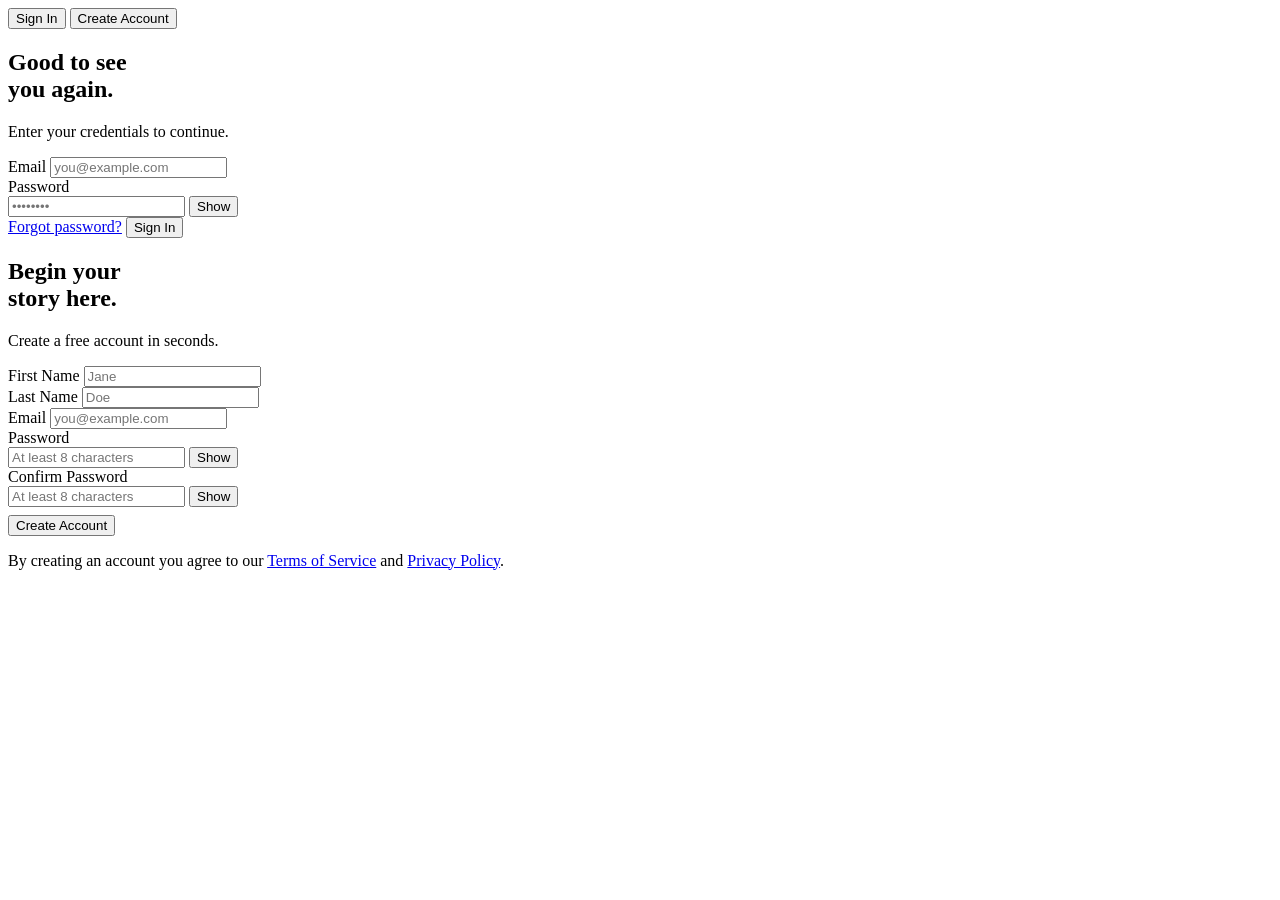
<file: day9/index.html>
<!DOCTYPE html>
<html lang="en">
<head>
<meta charset="UTF-8">
<meta name="viewport" content="width=device-width, initial-scale=1.0">
<title>Sign In</title>
<link href="https://fonts.googleapis.com/css2?family=Playfair+Display:ital,wght@0,400;0,700;1,400&family=DM+Sans:wght@300;400;500&display=swap" rel="stylesheet">

<!-- <link rel="stylesheet" href="style.css"> -->


</head>
<body>


<!-- RIGHT PANEL -->
<div class="right-panel">
  
  <div class="form-card">

    <!-- Tabs -->
    <div class="tabs" role="tablist">
      <button class="tab-btn active" role="tab" onclick="switchTab('login', this)">Sign In</button>
      <button class="tab-btn" role="tab" onclick="switchTab('signup', this)">Create Account</button>
    </div>

    <!-- LOGIN -->
    <div class="form-pane active" id="login">
      <h2 class="form-heading">Good to see<br>you again.</h2>
      <p class="form-subheading">Enter your credentials to continue.</p>

      <div class="field">
        <label for="login-email">Email</label>
        <input type="email" id="login-email" placeholder="you@example.com" autocomplete="email">
        <small class="error" id="error-login-email"></small>
      </div>

      <div class="field">
        <label for="login-pw">Password</label>
        <div class="password-wrapper">
          <input type="password" id="login-pw" placeholder="••••••••" autocomplete="current-password">
          <button class="toggle-pw" type="button" onclick="togglePw('login-pw', this)">Show</button>
                  <small class="error" id="error-login-pw"></small>
        </div>


      </div>

      <a href="#" class="forgot">Forgot password?</a>

      <button class="submit-btn" type="button" onclick="handleLogin()">Sign In </button>

    </div>

    <!-- SIGNUP -->
    <div class="form-pane" id="signup">
      <h2 class="form-heading">Begin your<br>story here.</h2>
      <p class="form-subheading">Create a free account in seconds.</p>

      <div class="row-2">
        <div class="field">
          <label for="name">First Name</label>
          <input type="text" id="name" placeholder="Jane" autocomplete="given-name" >
          <small class="error" id="error-name"></small>
        </div>
        <div class="field">
          <label for="last-name">Last Name</label>
          <input type="text" id="last-name" placeholder="Doe" autocomplete="family-name" >
            <small class="error" id="error-last-name"></small>
        </div>
      </div>

      <div class="field">
        <label for="signup-email">Email</label>
        <small class="error" id="error-signup-email"></small>
        <input type="email" id="signup-email" placeholder="you@example.com" autocomplete="email" >
      </div>

      <div class="field">
        <label for="signup-pw">Password</label>
        <div class="password-wrapper">
          <input type="password" id="signup-pw" placeholder="At least 8 characters" autocomplete="new-password" >
          <button class="toggle-pw" type="button" onclick="togglePw('signup-pw', this)">Show</button>
            <small class="error" id="error-signup-pw"></small>
        </div>

        <div class="field">
        <label for="signup-pw"> Confirm Password</label>
        <div class="password-wrapper">
          <input type="password" id="signup-pw" placeholder="At least 8 characters" autocomplete="new-password" >
          <button class="toggle-pw" type="button" onclick="togglePw('signup-pw', this)">Show</button>
            <small class="error" id="error-signup-pw"></small>
        </div>
      </div>

      <button class="submit-btn" type="button" style="margin-top: 0.5rem;" onclick="handleSignup()">Create Account</button>

 

      <p class="terms">By creating an account you agree to our <a href="#">Terms of Service</a> and <a href="#">Privacy Policy</a>.</p>
    </div>

  </div>
</div>

    <script src="script.js"></script>

</body>
</html>
</file>
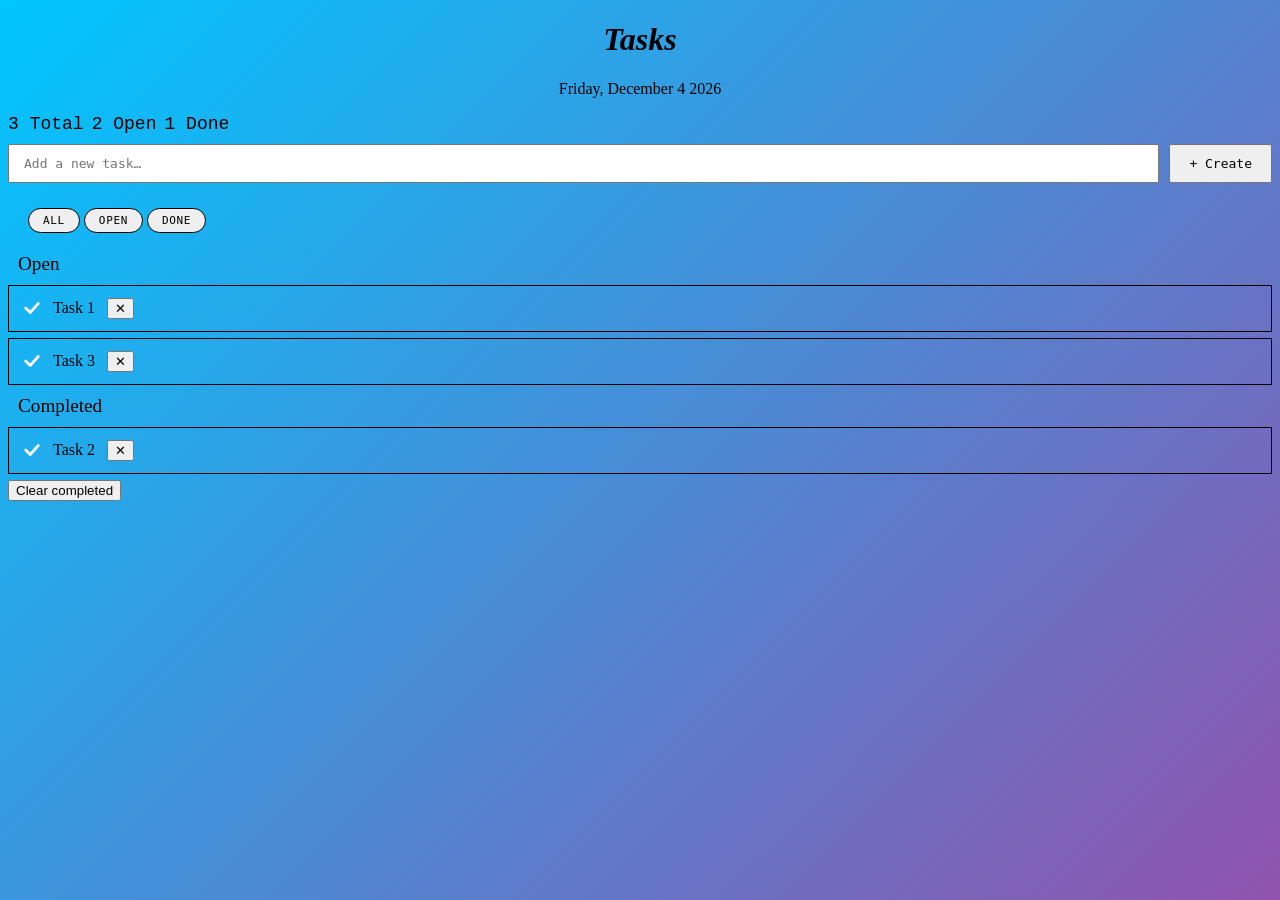
<file: ToDo/index.html>
<!DOCTYPE html>
<html lang="en">
<head>
  <meta charset="UTF-8" />
  <meta name="viewport" content="width=device-width, initial-scale=1.0" />
  <title>ToDo WebApp</title>

<link rel="stylesheet" href="style.css">
</head>
<body>

  <div class="app">

    <header class="header">
      <h1><em> Tasks </em></h1>
      <p class="date-line" id="dateline">Thursday, April 10 2026 </p>
    </header>

    <section class="stats-row">
      <div class="stat">
        <span class="stat-num" id="stat-total"> 3 </span>
        <span class="stat-label">Total</span>
      </div>

      <div class="stat">
        <span class="stat-num" id="stat-open"> 2 </span>
        <span class="stat-label">Open</span>
      </div>

      <div class="stat">
        <span class="stat-num" id="stat-done"> 1 </span>
        <span class="stat-label">Done</span>
      </div>
    </section>

    <div class="input-row">
      <input type="text" class="task-input" id="task-input" placeholder="Add a new task…" maxlength="120" />      
      <button class="add-btn" id="add-btn">+ Create</button>
    </div>

    <div class="filter-row">
      <button class="filter-btn active" >All</button>
      <button class="filter-btn" >Open</button>
      <button class="filter-btn" >Done</button>
    </div>

    <main id="tasks-container">

      <p class="section-label">Open</p>

      <div class="task-item" id="task-1">
        <div class="check-box" data-id="1" role="checkbox" tabindex="0"> </div>
        <span class="task-text"> Task 1 </span>
        <button class="del-btn" data-id="1" > X </button>
      </div>

      <div class="task-item" id="task-2">
        <div class="check-box" data-id="2" role="checkbox" aria-checked="false" tabindex="0"></div>
        <span class="task-text"> Task 2 </span>
        <button class="del-btn" data-id="2" > X </button>
      </div>

      <p class="section-label">completed</p>

      <div class="task-item done" id="task-3">
        <div class="check-box checked" data-id="3" role="checkbox" tabindex="0"></div>
        <span class="task-text">Task 3 </span>
        <button class="del-btn" data-id="3"> X </button>
      </div>

    </main>

    <div class="progress-bar-wrap">
      <div class="progress-bar-fill" id="progress-fill" style="width: 33%;"></div>
    </div>

    <button class="clear-btn" id="clear-done">Clear completed</button>

  </div>

  <script src="script.js"></script>
</body>
</html>
</file>
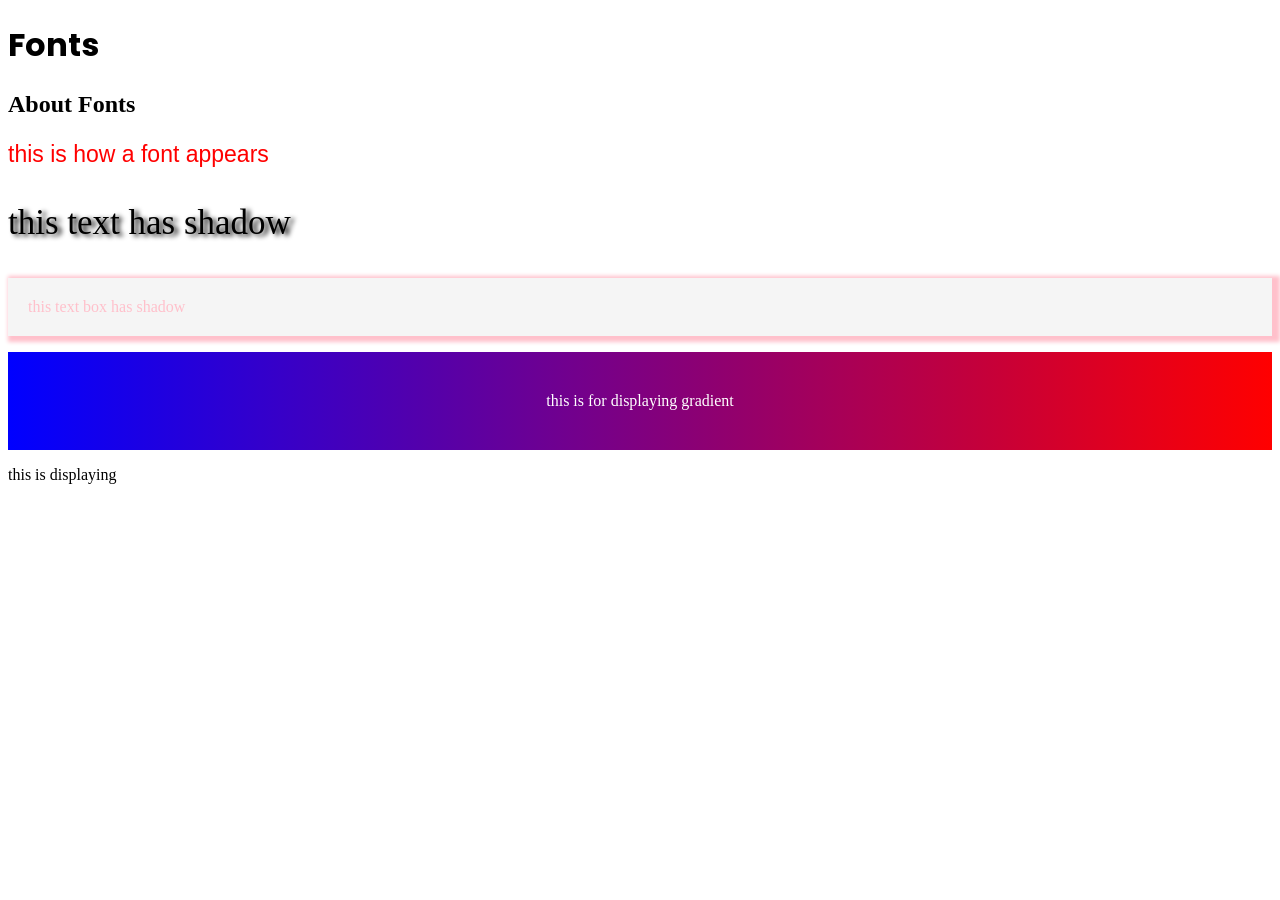
<file: day2/cssday2.html>
<!DOCTYPE html>
<html lang="en">

<head>
    <meta charset="UTF-8">
    <meta name="viewport" content="width=device-width, initial-scale=1.0">
    <title>Document</title>

    <link rel="stylesheet" href="fonts.css">
</head>

<body>


    <div>
        <h1>Fonts</h1>
        <h2>about fonts</h2>
        <p class="color">this is how a font appears</p>
    </div>

    <div>
        <p class="shadow">this text has shadow </p>
        <p class="shadow-box">this text box has shadow</p>
    </div>

    <div class="gradient">
        this is for displaying gradient 
    </div>

    <div>
        <p class="margin">this is displaying</p>
    </div>
</body>

</html>
</file>
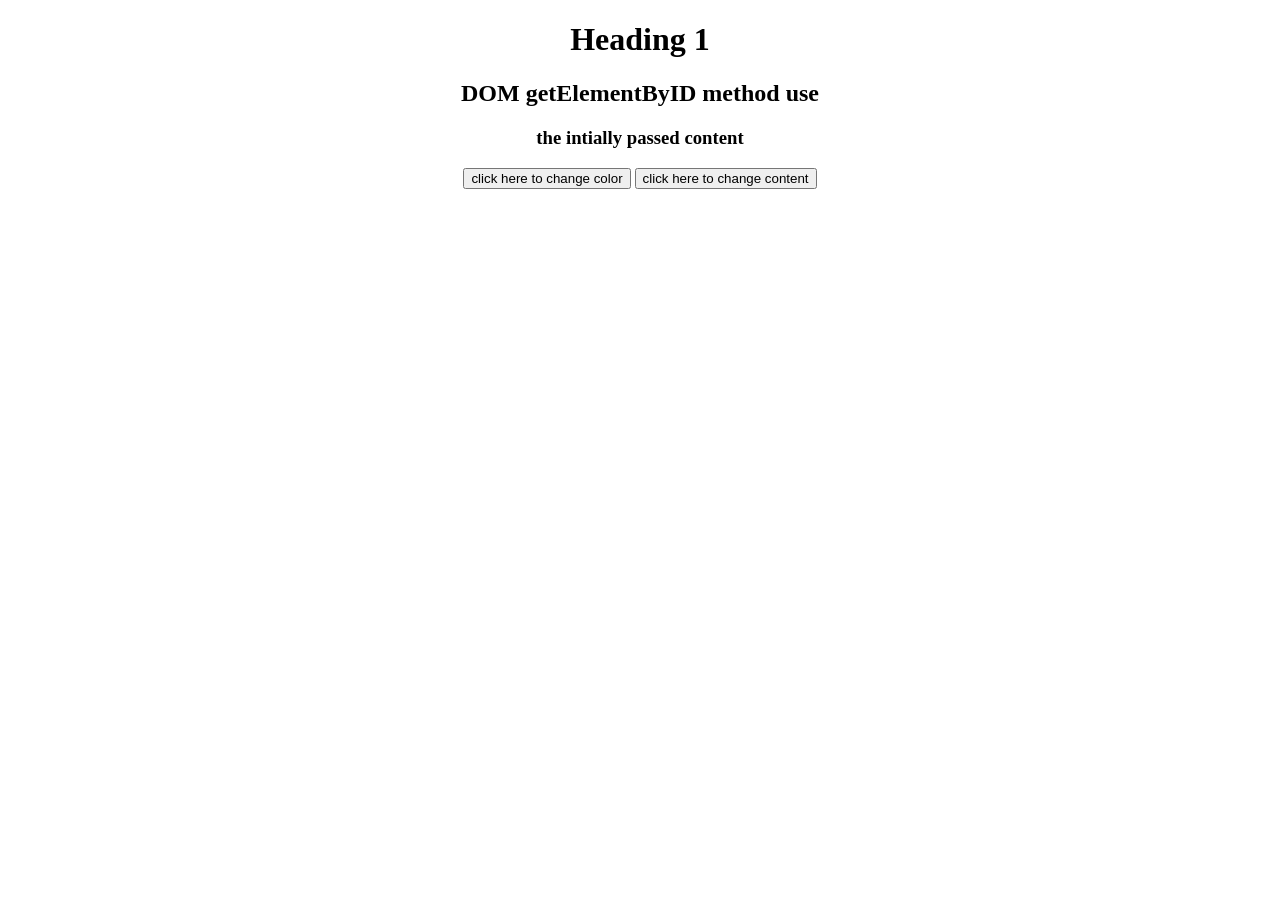
<file: day5/DOMops.html>
<!DOCTYPE html>
<html lang="en">

<head>
    <meta charset="UTF-8">
    <meta name="viewport" content="width=device-width, initial-scale=1.0">

    <title>DOM getElementByID() method</title>


    <script>

        function geeks() {

            var demo = document.getElementById("geeks");
            demo.style.color = "green";


        }
        function content(){

            var demo = document.getElementById("content");
            demo.innerHTML = "Welcome to the Webpage";
        }
    </script>
</head>

<body style="text-align: center;">

    <h1 id="geeks"> Heading 1</h1>
    <h2> DOM getElementByID method use</h2>
    <h3 id="content">the intially passed content</h3>

    <input type="button" onclick="geeks()" value="click here to change color">
    <input type="button" onclick="content()" value="click here to change content">




</body>

</html>
</file>
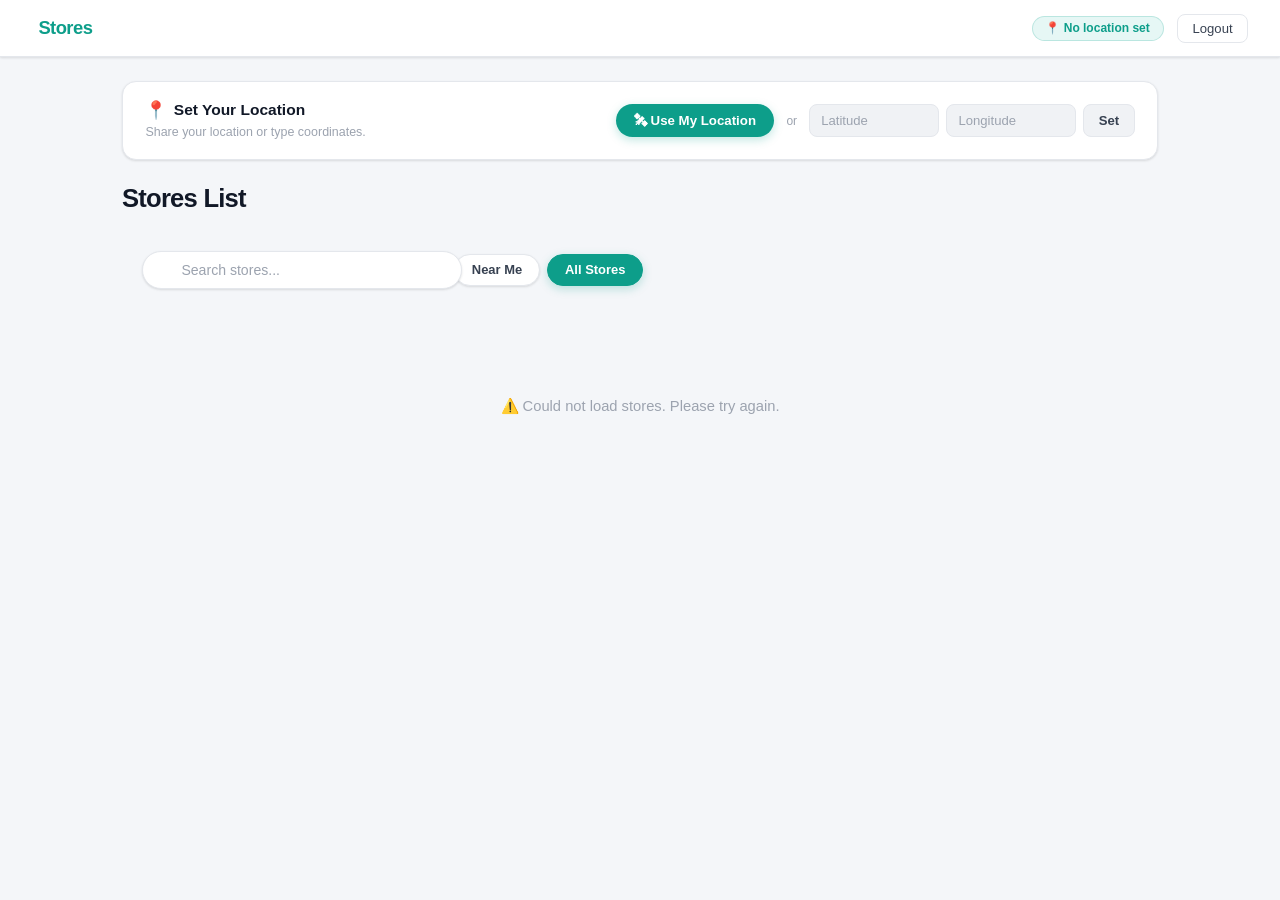
<file: day5/login-redirect.html>
<!DOCTYPE html>
<html lang="en">

<head>
    <meta charset="UTF-8">
    <meta name="viewport" content="width=device-width, initial-scale=1.0">
    <title>Stores </title>
    <link rel="stylesheet" href="login-redirectpg.css">
</head>

<body>

    <header class="top-bar">
        <div class="brand">
            <span class="brand-icon"></span> Stores
        </div>
        <div class="header-actions">
            <div class="location-tag" id="locationTag">📍 No location set</div>
            <button class="logout-btn" onclick="logout()">Logout</button>
        </div>
    </header>

    <main class="main-content">

        <!-- ── Location Panel ── -->
        <div id="locationPanel" class="location-panel">
            <div class="lp-left">
                <div class="lp-title">
                    <span class="lp-icon">📍</span>
                    <span>Set Your Location</span>
                </div>
                <p class="lp-desc">Share your location or type coordinates.</p>
            </div>

            <div class="lp-right">
                <button id="useGPSBtn" class="btn-gps">
                    🛰 Use My Location
                </button>

                <div class="lp-divider">or</div>

                <div class="lp-coords">
                    <input type="number" id="manualLat" class="coord-input" placeholder="Latitude" step="any">
                    <input type="number" id="manualLng" class="coord-input" placeholder="Longitude" step="any">
                    <button id="confirmManualBtn" class="btn-confirm">Set</button>
                </div>
            </div>
        </div>

        <!-- ── Page Heading ── -->
        <div class="page-title">
            <h1 id="pageTitle">Stores List </h1>
            <p id="storeCount" class="subtitle"></p>
        </div>


        <div class="filter-row">
            <div class="search-wrap">
                <input id="searchBox" class="search-bar" type="text" placeholder="Search stores...">
            </div>

            <div class="filter-pills">
                <button class="pill" id="pillNear" onclick="setMode('near')">Near Me</button>
                <button class="pill active" id="pillAll" onclick="setMode('all')">All Stores</button>
            </div>


        </div>


        <div id="storeList" class="store-grid"></div>

    </main>

    <script src="login-redirectfnc.js"></script>
</body>

</html>
</file>
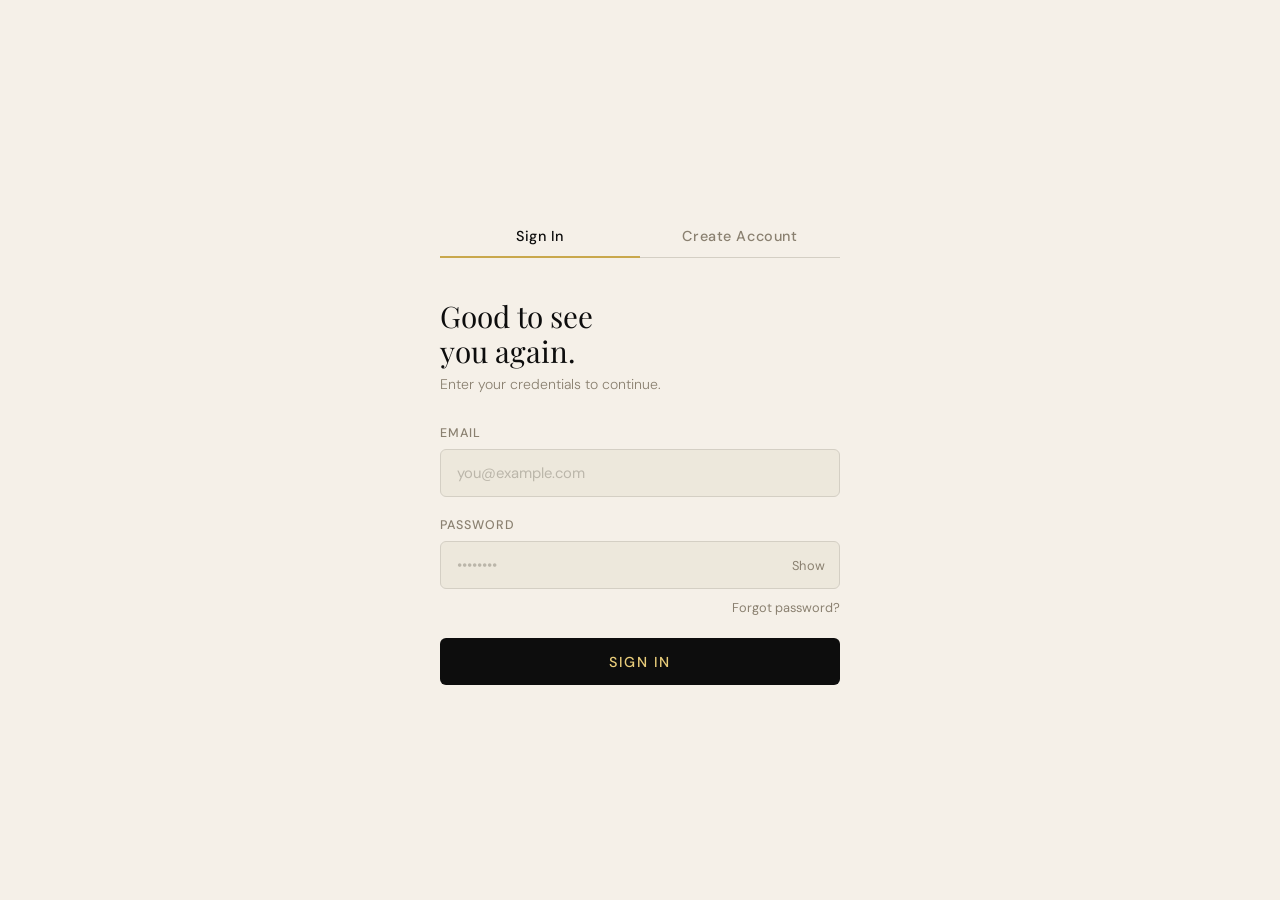
<file: day5/login-signup.html>
<!DOCTYPE html>
<html lang="en">
<head>
<meta charset="UTF-8">
<meta name="viewport" content="width=device-width, initial-scale=1.0">
<title>Sign In</title>
<link href="https://fonts.googleapis.com/css2?family=Playfair+Display:ital,wght@0,400;0,700;1,400&family=DM+Sans:wght@300;400;500&display=swap" rel="stylesheet">
<link rel="stylesheet" href="loginpagedesign.css">
<script src="login-js.2.js" defer></script>
</head>
<body>

<div class="right-panel">
  <div class="form-card">

    <!-- Tabs -->
    <div class="tabs" role="tablist">
      <button class="tab-btn active" role="tab" onclick="switchTab('login', this)">Sign In</button>
      <button class="tab-btn"        role="tab" onclick="switchTab('signup', this)">Create Account</button>
    </div>

    <!-- ── LOGIN ── -->
    <div class="form-pane active" id="login">
      <h2 class="form-heading">Good to see<br>you again.</h2>
      <p class="form-subheading">Enter your credentials to continue.</p>

      <div class="field">
        <label for="login-email">Email</label>
        <input type="email" id="login-email" placeholder="you@example.com" autocomplete="email">
        <small class="error" id="error-login-email"></small>
      </div>

      <div class="field">
        <label for="login-pw">Password</label>
        <div class="password-wrapper">
          <input type="password" id="login-pw" placeholder="••••••••" autocomplete="current-password">
          <button class="toggle-pw" type="button" onclick="togglePw('login-pw', this)">Show</button>
        </div>
        <small class="error" id="error-login-pw"></small>
      </div>

      <a href="#" class="forgot">Forgot password?</a>

      <button class="submit-btn" type="button" onclick="handleLogin()">Sign In</button>
    </div>

    <!-- ── SIGNUP STEP 1: Details ── -->
    <div class="form-pane" id="signup">
      <h2 class="form-heading">Begin your<br>story here.</h2>
      <p class="form-subheading">Create a free account in seconds.</p>

      <div class="field">
        <label for="name">Full Name</label>
        <input type="text" id="name" placeholder="Jane Doe" autocomplete="name">
        <small class="error" id="error-name"></small>
      </div>

      <div class="field">
        <label for="phone">Phone Number</label>
        <input type="tel" id="phone" placeholder="+91 98765 43210" autocomplete="tel">
        <small class="error" id="error-phone"></small>
      </div>

      <div class="field">
        <label for="signup-email">Email</label>
        <input type="email" id="signup-email" placeholder="you@example.com" autocomplete="email">
        <small class="error" id="error-signup-email"></small>
      </div>

      <div class="field">
        <label for="signup-pw">Password</label>
        <div class="password-wrapper">
          <input type="password" id="signup-pw" placeholder="At least 8 characters" autocomplete="new-password">
          <button class="toggle-pw" type="button" onclick="togglePw('signup-pw', this)">Show</button>
        </div>
        <small class="error" id="error-signup-pw"></small>
      </div>

      <div class="flex items-center space-x-2 mb-7">
        <input class="w-4 h-4 accent-[#FF0050] rounded" type="checkbox" id="accept-tc">
        <span class="text-sm text-gray-600">
          I agree with all 
          <a class="logo-color hover:underline" href="/terms-of-services" data-discover="true">
            Terms &amp; Conditions</a> 
            &amp;
             <a class="logo-color hover:underline" href="/privacy-policy" data-discover="true">Privacy Policy</a>
        </span>
      </div>
      <small class="error" id="error-accept-tc" style="display:block; margin-top:-0.75rem; margin-bottom:0.75rem;"></small>

      <button class="submit-btn" type="button" style="margin-top: 0.5rem;" onclick="handleSignup()">Continue</button>

      <p class="terms">By creating an account you agree to our <a href="#">Terms of Service</a> and <a href="#">Privacy Policy</a>.</p>
    </div>

    
    <div class="form-pane" id="otp-verify">
      <h2 class="form-heading">Check your<br>inbox.</h2>
      <p class="form-subheading">
        We sent a 6-digit code to
        <strong id="otp-email-label" style="color: var(--ink); font-weight: 500;"></strong>
      </p>

      <div class="field" style="margin-top: 0.5rem;">
        <label>Verification Code</label>
        <div class="otp-row" id="otp-row">
          <input class="otp-input" maxlength="1" type="text" inputmode="numeric" autocomplete="one-time-code">
          <input class="otp-input" maxlength="1" type="text" inputmode="numeric">
          <input class="otp-input" maxlength="1" type="text" inputmode="numeric">
          <input class="otp-input" maxlength="1" type="text" inputmode="numeric">
          <input class="otp-input" maxlength="1" type="text" inputmode="numeric">
          <input class="otp-input" maxlength="1" type="text" inputmode="numeric">
        </div>
        <small class="error" id="error-otp"></small>
      </div>

      <div class="resend-row">
        Didn't receive it?
        <span class="resend-link" id="resend-link" onclick="resendOtp()">Resend code</span>
        <span id="resend-timer" style="display: none; color: var(--muted); font-size: 0.8rem;"></span>
      </div>

      <button class="submit-btn" type="button" style="margin-top: 1.25rem;" onclick="verifyOtpAndRegister()">
        Verify &amp; Create Account
      </button>

      <button type="button"
        onclick="switchTab('signup', document.querySelectorAll('.tab-btn')[1])"
        style="width:100%; margin-top:0.75rem; background:none; border:none;
               font-family:'DM Sans',sans-serif; font-size:0.85rem;
               color:var(--muted); cursor:pointer; letter-spacing:0.03em;">
        ← Back to details
      </button>
    </div>

  </div>
</div>

</body>
</html>
</file>
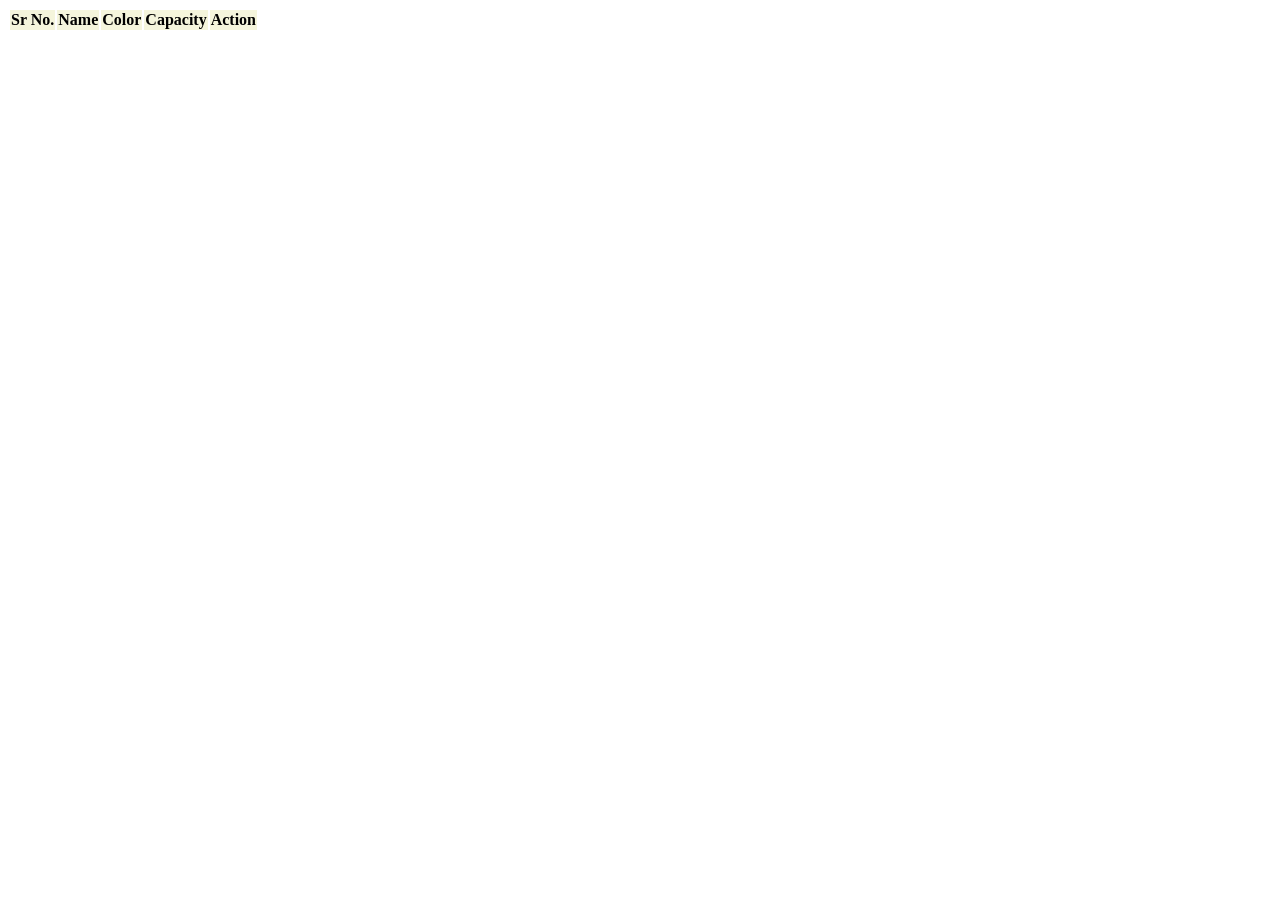
<file: day7/table.html>
<!DOCTYPE html>
<html lang="en">

<head>
    <meta charset="UTF-8">
    <meta name="viewport" content="width=device-width, initial-scale=1.0">
    <title>Table and API</title>
    <link rel="stylesheet" href="table.css">
</head>

<body>


    <div>
        <table id="tabledesign">

            <tr class="rowdesign">
                <th> Sr No.</th>
                <th>Name </th>
                <th>Color </th>
                <th>Capacity </th>
                <th>Action </th>
            </tr>
    </div>
   
    </table>

    <script src="buttonfunc.js"></script>


</body>

</html>
</file>
<file: day9/style.css>
:root {
    --ink: #0d0d0d;
    --paper: #f5f0e8;
    --cream: #ede8dc;
    --gold: #c9a84c;
    --gold-light: #e8cc7a;
    --muted: #8a8070;
    --border: #d4cfc4;
    --error: #c0392b;
  }
 
  *, *::before, *::after { box-sizing: border-box; margin: 0; padding: 0; }
 
  body {
    font-family: 'DM Sans', sans-serif;
    background: var(--paper);
    color: var(--ink);
    min-height: 100vh;
    display: flex;
    align-items: center;
    justify-content: center;
    overflow: hidden;
  }
 
  
 
  /* ── RIGHT PANEL ── */
  .right-panel {
    display: flex;
    align-items: center;
    justify-content: center;
    padding: 3rem 2rem;
    width: 100%;
  }
 
  .right-panel::before { display: none; }
 
  .form-card {
    width: 100%;
    max-width: 400px;
  }
 
  /* ── TABS ── */
  .tabs {
    display: flex;
    gap: 0;
    margin-bottom: 2.5rem;
    border-bottom: 1px solid var(--border);
  }
 
  .tab-btn {
    flex: 1;
    background: none;
    border: none;
    padding: 0.75rem 0;
    font-family: 'DM Sans', sans-serif;
    font-size: 0.9rem;
    font-weight: 500;
    color: var(--muted);
    cursor: pointer;
    position: relative;
    transition: color 0.25s;
    letter-spacing: 0.04em;
  }
 
  .tab-btn.active { color: var(--ink); }
 
  .tab-btn.active::after {
    content: '';
    position: absolute;
    bottom: -1px; left: 0;
    width: 100%; height: 2px;
    background: var(--gold);
    animation: slideIn 0.3s ease;
  }
 
  @keyframes slideIn {
    from { transform: scaleX(0); }
    to   { transform: scaleX(1); }
  }
 
  /* ── FORMS ── */
  .form-pane { display: none; animation: fadeUp 0.35s ease; }
  .form-pane.active { display: block; }
 
  @keyframes fadeUp {
    from { opacity: 0; transform: translateY(10px); }
    to   { opacity: 1; transform: translateY(0); }
  }
 
  .form-heading {
    font-family: 'Playfair Display', serif;
    font-size: 1.85rem;
    font-weight: 400;
    margin-bottom: 0.4rem;
    line-height: 1.2;
  }
 
  .form-subheading {
    font-size: 0.875rem;
    color: var(--muted);
    margin-bottom: 2rem;
    font-weight: 300;
  }
 
  .field {
    margin-bottom: 1.25rem;
    position: relative;
  }
 
  label {
    display: block;
    font-size: 0.78rem;
    font-weight: 500;
    letter-spacing: 0.08em;
    text-transform: uppercase;
    color: var(--muted);
    margin-bottom: 0.5rem;
  }
 
  input[type="text"],
  input[type="email"],
  input[type="password"] {
    width: 100%;
    padding: 0.8rem 1rem;
    border: 1px solid var(--border);
    background: var(--cream);
    font-family: 'DM Sans', sans-serif;
    font-size: 0.925rem;
    color: var(--ink);
    border-radius: 6px;
    outline: none;
    transition: border-color 0.2s, box-shadow 0.2s, background 0.2s;
  }
 
  input:focus {
    border-color: var(--gold);
    background: #fff;
    box-shadow: 0 0 0 3px rgba(201,168,76,0.12);
  }
 
  input::placeholder { color: #bbb6aa; }
 
  .password-wrapper { position: relative; }
 
  .toggle-pw {
    position: absolute;
    right: 0.9rem;
    top: 50%;
    transform: translateY(-50%);
    background: none;
    border: none;
    cursor: pointer;
    color: var(--muted);
    font-size: 0.8rem;
    letter-spacing: 0.04em;
    font-family: 'DM Sans', sans-serif;
    transition: color 0.2s;
  }
 
  .toggle-pw:hover { color: var(--ink); }
 
  .row-2 {
    display: grid;
    grid-template-columns: 1fr 1fr;
    gap: 0.9rem;
  }
 
  .forgot {
    display: block;
    text-align: right;
    font-size: 0.8rem;
    color: var(--muted);
    text-decoration: none;
    margin-top: -0.6rem;
    margin-bottom: 1.4rem;
    transition: color 0.2s;
  }
 
  .forgot:hover { color: var(--gold); }
 
  .submit-btn {
    width: 100%;
    padding: 0.9rem;
    background: var(--ink);
    color: var(--gold-light);
    border: none;
    border-radius: 6px;
    font-family: 'DM Sans', sans-serif;
    font-size: 0.9rem;
    font-weight: 500;
    letter-spacing: 0.1em;
    text-transform: uppercase;
    cursor: pointer;
    transition: background 0.2s, transform 0.15s, box-shadow 0.2s;
    position: relative;
    overflow: hidden;
  }
 
  .submit-btn::after {
    content: '';
    position: absolute;
    inset: 0;
    background: linear-gradient(135deg, rgba(201,168,76,0.12), transparent 60%);
    opacity: 0;
    transition: opacity 0.2s;
  }
 
  .submit-btn:hover {
    background: #1a1a1a;
    transform: translateY(-1px);
    box-shadow: 0 6px 20px rgba(0,0,0,0.18);
  }
 
  .submit-btn:hover::after { opacity: 1; }
  .submit-btn:active { transform: translateY(0); }
 
  .divider {
    display: flex;
    align-items: center;
    gap: 1rem;
    margin: 1.5rem 0;
    color: var(--border);
    font-size: 0.78rem;
    letter-spacing: 0.06em;
    color: var(--muted);
  }
 
  .divider::before,
  .divider::after {
    content: '';
    flex: 1;
    height: 1px;
    background: var(--border);
  }
 
  .social-btn {
    width: 100%;
    padding: 0.8rem;
    background: transparent;
    border: 1px solid var(--border);
    border-radius: 6px;
    font-family: 'DM Sans', sans-serif;
    font-size: 0.875rem;
    font-weight: 400;
    color: var(--ink);
    cursor: pointer;
    display: flex;
    align-items: center;
    justify-content: center;
    gap: 0.65rem;
    transition: background 0.2s, border-color 0.2s;
  }
 
  .social-btn:hover {
    background: var(--cream);
    border-color: #c0bbb0;
  }
 
  .social-icon { width: 18px; height: 18px; }
 
  .terms {
    margin-top: 1.2rem;
    font-size: 0.78rem;
    color: var(--muted);
    line-height: 1.6;
    text-align: center;
    font-weight: 300;
  }
 
  .terms a { color: var(--gold); text-decoration: none; }
  .terms a:hover { text-decoration: underline; }
 
  /* ── RESPONSIVE ── */
  @media (max-width: 768px) {
    body { grid-template-columns: 1fr; }
    .left-panel { display: none; }
    .right-panel { padding: 2.5rem 1.75rem; }
    .right-panel::before { display: none; }
  }
</file>
<file: ToDo/style.css>
body{

    background-color:plum;    
  /* background: linear-gradient(135deg, #667eea, #764ba2); */
    background: linear-gradient(-45deg, #ff6a00, #ee0979, #00c6ff);
  background-size: 400% 400%;
  animation: gradientMove 8s ease infinite;
}



.header{

    color: black;
    text-align: center;
    
}

.input-row {

    display: flex;
    gap: 10px;
    margin-bottom: 15px;
}

.task-input {
      flex: 1;
      min-width: 0;
      padding: 10px 14px;
      font-size: 13px;
      font-family: 'DM Mono', monospace;
      color: var(--text);
    }

.stats-row {

      font-family: 'Courier New', Courier, monospace;
      font-size: large;
      display: flex;
      gap: 8px;
      margin-bottom: 10px;
    }

.add-btn {
     
      padding: 10px 18px;
      font-size: 13px;
      font-family: 'DM Mono', monospace;
      cursor: pointer;
      font-weight: 500;
      white-space: nowrap;
    }

.section-label{

    font-size:larger;
    margin: 10px;
}
 
div.filter-row {
    padding: 10px;
    margin: 10px;    
}


.filter-btn {
      border: 0.5px solid;
      border-radius: 100px;
      padding: 5px 14px;
      font-size: 11px;
      font-family: 'DM Mono', monospace;
      cursor: pointer;
      text-transform: uppercase;
      letter-spacing: 0.06em;
    }


.task-item {
      display: flex;
      align-items: center;
      gap: 12px;
      border: 0.5px solid black;
      border-radius: var(--radius-md);
      padding: 12px 14px;
      margin-bottom: 6px;
      transition: all 0.18s;
}

div.check-box {
    color: black;
      width: 18px;
      height: 18px;
      border: 1.5px solid var(--border-hover);
      border-radius: 4px;
      cursor: pointer;
      flex-shrink: 0;
      display: flex;
      align-items: center;
      justify-content: center;
      transition: all 0.15s;
      background: var(--bg);
}
</file>
<file: day2/fonts.css>
@import url('https://fonts.googleapis.com/css2?family=Poppins:ital,wght@0,100;0,200;0,300;0,400;0,500;0,600;0,700;0,800;0,900;1,100;1,200;1,300;1,400;1,500;1,600;1,700;1,800;1,900&display=swap');

h1{

    font-family: 'Poppins', sans-serif;
}

h2{

    text-transform: capitalize;
}
p.color{

       font-family: 'Franklin Gothic Medium', 'Arial Narrow', Arial, sans-serif;
    font-size: 23px;
    color: red;
    font-weight: 500;
}

.shadow{

    font-size: 35px;
    text-shadow: 4px 2px 5px;
    color: black;

}

.shadow-box{

    box-shadow: 4px 2px 4px 4px ;
    padding: 20px;
    color: pink;
    background-color: whitesmoke;
}

.gradient{

    background: linear-gradient(to left, red, blue
    );
    padding: 40px;
    color: white;
    text-align: center;
}
p.margin{

    margin top: : 40px;
    margin 
}
</file>
<file: day5/login-redirectpg.css>
.search-bar{
    --spacing: .25rem;
    box-sizing: border-box;
    border: 20px;
    margin: 20px;
    padding: 15px;
    color: inherit;
    /* width: 100%; */
    height: 100%;
    border-color: black;
    background-color: beige;

    }

    @import url('https://fonts.googleapis.com/css2?family=Plus+Jakarta+Sans:wght@400;500;600;700;800&display=swap');

*, *::before, *::after { box-sizing: border-box; margin: 0; padding: 0; }

:root {
    --bg:           #f4f6f9;
    --surface:      #ffffff;
    --surface2:     #f0f2f5;
    --border:       #e4e7ec;
    --accent:       #0d9e8a;
    --accent-hover: #0b8878;
    --accent-light: #e6f7f5;
    --text:         #111827;
    --text-mid:     #374151;
    --text-muted:   #9ca3af;
    --open-color:   #059669;
    --closed-color: #dc2626;
    --shadow-sm:    0 1px 3px rgba(0,0,0,.07), 0 1px 2px rgba(0,0,0,.05);
    --shadow-md:    0 4px 16px rgba(0,0,0,.09);
    --radius:       14px;
    --font:         'Plus Jakarta Sans', sans-serif;
    --img-w:        200px;
}

body {
    background: var(--bg);
    color: var(--text);
    font-family: var(--font);
    min-height: 100vh;
}

.hidden { display: none !important; }

/* ── TOP BAR ── */
.top-bar {
    background: var(--surface);
    border-bottom: 1px solid var(--border);
    padding: .85rem 2rem;
    display: flex;
    align-items: center;
    justify-content: space-between;
    position: sticky;
    top: 0;
    z-index: 100;
    box-shadow: var(--shadow-sm);
}

.brand {
    display: flex;
    align-items: center;
    gap: .4rem;
    font-size: 1.15rem;
    font-weight: 800;
    color: var(--accent);
    letter-spacing: -.03em;
}

.brand-icon { font-size: 1.3rem; }

.header-actions { display: flex; align-items: center; gap: .85rem; }

.location-tag {
    background: var(--accent-light);
    border: 1px solid rgba(13,158,138,.2);
    color: var(--accent);
    border-radius: 999px;
    padding: .28rem .8rem;
    font-size: .75rem;
    font-weight: 600;
    max-width: 220px;
    white-space: nowrap;
    overflow: hidden;
    text-overflow: ellipsis;
}

.logout-btn {
    background: transparent;
    border: 1px solid var(--border);
    color: var(--text-mid);
    padding: .38rem .9rem;
    border-radius: 8px;
    font-family: var(--font);
    font-size: .82rem;
    font-weight: 500;
    cursor: pointer;
    transition: all .2s;
}
.logout-btn:hover { border-color: var(--closed-color); color: var(--closed-color); }

/* ── MAIN ── */
.main-content {
    padding: 1.5rem 2rem 3rem;
    max-width: 1100px;
    margin: 0 auto;
    width: 100%;
}

/* ── LOCATION PANEL (inline, no overlay) ── */
.location-panel {
    background: var(--surface);
    border: 1px solid var(--border);
    border-radius: var(--radius);
    padding: 1.1rem 1.4rem;
    display: flex;
    align-items: center;
    gap: 1.5rem;
    margin-bottom: 1.5rem;
    box-shadow: var(--shadow-sm);
    flex-wrap: wrap;
    animation: cardIn .3s ease both;
}

.lp-left { flex: 1; min-width: 180px; }

.lp-title {
    display: flex;
    align-items: center;
    gap: .4rem;
    font-size: .97rem;
    font-weight: 700;
    color: var(--text);
    margin-bottom: .2rem;
}

.lp-icon { font-size: 1.1rem; }

.lp-desc {
    font-size: .78rem;
    color: var(--text-muted);
    line-height: 1.4;
}

.lp-right {
    display: flex;
    align-items: center;
    gap: .75rem;
    flex-wrap: wrap;
}

.btn-gps {
    background: var(--accent);
    color: #fff;
    border: none;
    border-radius: 999px;
    padding: .55rem 1.15rem;
    font-family: var(--font);
    font-size: .83rem;
    font-weight: 700;
    cursor: pointer;
    white-space: nowrap;
    transition: background .18s, box-shadow .18s, transform .15s;
    box-shadow: 0 3px 10px rgba(13,158,138,.25);
}
.btn-gps:hover { background: var(--accent-hover); transform: translateY(-1px); }
.btn-gps:disabled { opacity: .6; pointer-events: none; }

.lp-divider {
    font-size: .75rem;
    color: var(--text-muted);
    font-weight: 500;
}

.lp-coords {
    display: flex;
    align-items: center;
    gap: .45rem;
}

.coord-input {
    width: 130px;
    background: var(--surface2);
    border: 1px solid var(--border);
    border-radius: 8px;
    color: var(--text);
    font-family: var(--font);
    font-size: .82rem;
    padding: .5rem .7rem;
    outline: none;
    transition: border-color .2s;
}
.coord-input:focus { border-color: var(--accent); }
.coord-input::placeholder { color: var(--text-muted); }

.btn-confirm {
    background: var(--surface2);
    border: 1px solid var(--border);
    color: var(--text-mid);
    border-radius: 8px;
    padding: .5rem .9rem;
    font-family: var(--font);
    font-size: .82rem;
    font-weight: 600;
    cursor: pointer;
    white-space: nowrap;
    transition: all .18s;
}
.btn-confirm:hover { border-color: var(--accent); color: var(--accent); }

/* location panel — set state (compact after location is confirmed) */
.location-panel.location-set {
    background: var(--accent-light);
    border-color: rgba(13,158,138,.25);
}

/* ── PAGE TITLE ── */
.page-title { margin-bottom: 1.1rem; }

.page-title h1 {
    font-size: 1.6rem;
    font-weight: 800;
    color: var(--text);
    letter-spacing: -.03em;
}

.subtitle { color: var(--text-muted); font-size: .82rem; margin-top: .2rem; }

/* ── FILTER ROW ── */
.filter-row {
    display: flex;
    align-items: center;
    gap: .75rem;
    flex-wrap: wrap;
    margin-bottom: 1.5rem;
}

.search-wrap {
    position: relative;
    flex: 1;
    min-width: 180px;
    max-width: 320px;
}

.search-icon {
    position: absolute;
    left: .9rem;
    top: 50%;
    transform: translateY(-50%);
    color: var(--text-muted);
    font-size: .88rem;
    pointer-events: none;
}

.search-bar {
    width: 100%;
    background: var(--surface);
    border: 1px solid var(--border);
    border-radius: 999px;
    color: var(--text);
    font-family: var(--font);
    font-size: .88rem;
    padding: .62rem 1rem .62rem 2.4rem;
    outline: none;
    transition: border-color .2s, box-shadow .2s;
    box-shadow: var(--shadow-sm);
}
.search-bar:focus { border-color: var(--accent); box-shadow: 0 0 0 3px rgba(13,158,138,.12); }
.search-bar::placeholder { color: var(--text-muted); }

.filter-pills { display: flex; gap: .45rem; flex-wrap: wrap; }

.pill {
    padding: .48rem 1.05rem;
    border-radius: 999px;
    border: 1.5px solid var(--border);
    background: var(--surface);
    color: var(--text-mid);
    font-size: .81rem;
    font-weight: 600;
    cursor: pointer;
    transition: all .18s;
    white-space: nowrap;
    box-shadow: var(--shadow-sm);
}
.pill:hover { border-color: var(--accent); color: var(--accent); }
.pill.active { background: var(--accent); border-color: var(--accent); color: #fff; box-shadow: 0 3px 10px rgba(13,158,138,.25); }

.pill-select {
    padding: .48rem 1.8rem .48rem 1.05rem;
    border-radius: 999px;
    border: 1.5px solid var(--border);
    background: var(--surface);
    color: var(--text-mid);
    font-family: var(--font);
    font-size: .81rem;
    font-weight: 600;
    cursor: pointer;
    transition: all .18s;
    box-shadow: var(--shadow-sm);
    outline: none;
    appearance: none;
    background-image: url("data:image/svg+xml,%3Csvg xmlns='http://www.w3.org/2000/svg' width='12' height='12' viewBox='0 0 12 12'%3E%3Cpath fill='%239ca3af' d='M6 8L1 3h10z'/%3E%3C/svg%3E");
    background-repeat: no-repeat;
    background-position: right .65rem center;
}
.pill-select:hover, .pill-select:focus { border-color: var(--accent); color: var(--accent); }

/* ── STORE GRID ── */
.store-grid { display: flex; flex-direction: column; gap: 1rem; }

/* ── STORE CARD ── */
.store-card {
    background: var(--surface);
    border: 1px solid var(--border);
    border-radius: var(--radius);
    display: flex;
    overflow: hidden;
    box-shadow: var(--shadow-sm);
    transition: box-shadow .2s, transform .2s;
    animation: cardIn .3s ease both;
}

@keyframes cardIn {
    from { opacity: 0; transform: translateY(10px) }
    to   { opacity: 1; transform: translateY(0) }
}

.store-card:hover { box-shadow: var(--shadow-md); transform: translateY(-2px); }

.store-img-wrap {
    width: var(--img-w);
    flex-shrink: 0;
    overflow: hidden;
    background: var(--surface2);
}

.store-img-wrap img {
    width: 100%;
    height: 100%;
    object-fit: cover;
    display: block;
    transition: transform .35s ease;
}
.store-card:hover .store-img-wrap img { transform: scale(1.04); }

.img-placeholder {
    width: 100%;
    height: 100%;
    min-height: 170px;
    display: flex;
    align-items: center;
    justify-content: center;
    font-size: 2.5rem;
    color: var(--text-muted);
}

.store-info {
    flex: 1;
    padding: 1.1rem 1.3rem;
    display: flex;
    flex-direction: column;
    gap: .3rem;
    min-width: 0;
}

.store-name { font-size: 1rem; font-weight: 700; color: var(--text); line-height: 1.3; }

.store-tagline {
    font-size: .8rem;
    color: var(--text-muted);
    white-space: nowrap;
    overflow: hidden;
    text-overflow: ellipsis;
    margin-bottom: .1rem;
}

.meta-row {
    display: flex;
    align-items: flex-start;
    gap: .4rem;
    font-size: .82rem;
    color: var(--text-mid);
    line-height: 1.45;
    flex-wrap: wrap;
}

.meta-label { font-weight: 700; color: var(--text); white-space: nowrap; }

.status-inline { display: inline-flex; align-items: center; gap: .3rem; font-size: .82rem; font-weight: 700; }
.status-inline.open    { color: var(--open-color); }
.status-inline.closed  { color: var(--closed-color); }
.status-inline.unknown { color: var(--text-muted); }

.status-dot { width: 7px; height: 7px; border-radius: 50%; background: currentColor; flex-shrink: 0; }
.status-inline.open .status-dot { animation: blink 1.6s infinite; }

@keyframes blink { 0%,100% { opacity: 1 } 50% { opacity: .25 } }

.card-actions {
    display: flex;
    align-items: center;
    gap: .5rem;
    margin-top: auto;
    padding-top: .75rem;
    border-top: 1px solid var(--border);
    flex-wrap: wrap;
}

.icon-btn {
    width: 34px;
    height: 34px;
    border-radius: 50%;
    border: 1px solid var(--border);
    background: var(--surface2);
    color: var(--text-muted);
    display: flex;
    align-items: center;
    justify-content: center;
    font-size: .9rem;
    cursor: pointer;
    transition: all .18s;
    flex-shrink: 0;
}
.icon-btn:hover { border-color: var(--accent); color: var(--accent); background: var(--accent-light); }

.view-store-btn {
    margin-left: auto;
    display: inline-flex;
    align-items: center;
    gap: .38rem;
    background: var(--accent);
    color: #fff;
    border: none;
    border-radius: 999px;
    padding: .52rem 1.2rem;
    font-family: var(--font);
    font-size: .84rem;
    font-weight: 700;
    cursor: pointer;
    text-decoration: none;
    transition: background .18s, box-shadow .18s, transform .15s;
    box-shadow: 0 3px 10px rgba(13,158,138,.28);
    white-space: nowrap;
}
.view-store-btn:hover { background: var(--accent-hover); transform: translateY(-1px); box-shadow: 0 5px 16px rgba(13,158,138,.35); }
.view-store-btn.disabled { background: var(--surface2); color: var(--text-muted); box-shadow: none; pointer-events: none; border: 1px solid var(--border); }

/* ── STATES ── */
.loading-state { text-align: center; padding: 4rem 2rem; color: var(--text-muted); }

.spinner {
    width: 28px; height: 28px;
    border: 2.5px solid var(--border);
    border-top-color: var(--accent);
    border-radius: 50%;
    animation: spin .65s linear infinite;
    margin: 0 auto 1rem;
}
@keyframes spin { to { transform: rotate(360deg) } }

.empty-state { text-align: center; padding: 4rem 2rem; color: var(--text-muted); font-size: .92rem; }

/* ── RESPONSIVE ── */
@media (max-width: 700px) {
    .main-content { padding: 1rem 1rem 2rem; }
    .top-bar { padding: .75rem 1rem; }
    :root { --img-w: 110px; }
    .page-title h1 { font-size: 1.3rem; }
    .location-panel { flex-direction: column; align-items: flex-start; gap: .9rem; }
    .lp-right { width: 100%; }
    .lp-coords { flex-wrap: wrap; }
    .coord-input { width: 100px; }
    .location-tag { max-width: 130px; font-size: .7rem; }
    .search-wrap { max-width: 100%; }
}
</file>
<file: day5/loginpagedesign.css>
:root {
    --ink: #0d0d0d;
    --paper: #f5f0e8;
    --cream: #ede8dc;
    --gold: #c9a84c;
    --gold-light: #e8cc7a;
    --muted: #8a8070;
    --border: #d4cfc4;
    --error: #c0392b;
  }
 
  *, *::before, *::after { box-sizing: border-box; margin: 0; padding: 0; }
 
  body {
    font-family: 'DM Sans', sans-serif;
    background: var(--paper);
    color: var(--ink);
    min-height: 100vh;
    display: flex;
    align-items: center;
    justify-content: center;
    overflow: hidden;
  }
 
  
 
  /* ── RIGHT PANEL ── */
  .right-panel {
    display: flex;
    align-items: center;
    justify-content: center;
    padding: 3rem 2rem;
    width: 100%;
  }
 
  .right-panel::before { display: none; }
 
  .form-card {
    width: 100%;
    max-width: 400px;
  }
 
  /* ── TABS ── */
  .tabs {
    display: flex;
    gap: 0;
    margin-bottom: 2.5rem;
    border-bottom: 1px solid var(--border);
  }
 
  .tab-btn {
    flex: 1;
    background: none;
    border: none;
    padding: 0.75rem 0;
    font-family: 'DM Sans', sans-serif;
    font-size: 0.9rem;
    font-weight: 500;
    color: var(--muted);
    cursor: pointer;
    position: relative;
    transition: color 0.25s;
    letter-spacing: 0.04em;
  }
 
  .tab-btn.active { color: var(--ink); }
 
  .tab-btn.active::after {
    content: '';
    position: absolute;
    bottom: -1px; left: 0;
    width: 100%; height: 2px;
    background: var(--gold);
    animation: slideIn 0.3s ease;
  }
 
  @keyframes slideIn {
    from { transform: scaleX(0); }
    to   { transform: scaleX(1); }
  }
 
  /* ── FORMS ── */
  .form-pane { display: none; animation: fadeUp 0.35s ease; }
  .form-pane.active { display: block; }
 
  @keyframes fadeUp {
    from { opacity: 0; transform: translateY(10px); }
    to   { opacity: 1; transform: translateY(0); }
  }
 
  .form-heading {
    font-family: 'Playfair Display', serif;
    font-size: 1.85rem;
    font-weight: 400;
    margin-bottom: 0.4rem;
    line-height: 1.2;
  }
 
  .form-subheading {
    font-size: 0.875rem;
    color: var(--muted);
    margin-bottom: 2rem;
    font-weight: 300;
  }
 
  .field {
    margin-bottom: 1.25rem;
    position: relative;
  }
 
  label {
    display: block;
    font-size: 0.78rem;
    font-weight: 500;
    letter-spacing: 0.08em;
    text-transform: uppercase;
    color: var(--muted);
    margin-bottom: 0.5rem;
  }
 
  input[type="text"],
  input[type="email"],
  input[type="password"] {
    width: 100%;
    padding: 0.8rem 1rem;
    border: 1px solid var(--border);
    background: var(--cream);
    font-family: 'DM Sans', sans-serif;
    font-size: 0.925rem;
    color: var(--ink);
    border-radius: 6px;
    outline: none;
    transition: border-color 0.2s, box-shadow 0.2s, background 0.2s;
  }
 
  input:focus {
    border-color: var(--gold);
    background: #fff;
    box-shadow: 0 0 0 3px rgba(201,168,76,0.12);
  }
 
  input::placeholder { color: #bbb6aa; }
 
  .password-wrapper { position: relative; }
 
  .toggle-pw {
    position: absolute;
    right: 0.9rem;
    top: 50%;
    transform: translateY(-50%);
    background: none;
    border: none;
    cursor: pointer;
    color: var(--muted);
    font-size: 0.8rem;
    letter-spacing: 0.04em;
    font-family: 'DM Sans', sans-serif;
    transition: color 0.2s;
  }
 
  .toggle-pw:hover { color: var(--ink); }
 
  .row-2 {
    display: grid;
    grid-template-columns: 1fr 1fr;
    gap: 0.9rem;
  }
 
  .forgot {
    display: block;
    text-align: right;
    font-size: 0.8rem;
    color: var(--muted);
    text-decoration: none;
    margin-top: -0.6rem;
    margin-bottom: 1.4rem;
    transition: color 0.2s;
  }
 
  .forgot:hover { color: var(--gold); }
 
  .submit-btn {
    width: 100%;
    padding: 0.9rem;
    background: var(--ink);
    color: var(--gold-light);
    border: none;
    border-radius: 6px;
    font-family: 'DM Sans', sans-serif;
    font-size: 0.9rem;
    font-weight: 500;
    letter-spacing: 0.1em;
    text-transform: uppercase;
    cursor: pointer;
    transition: background 0.2s, transform 0.15s, box-shadow 0.2s;
    position: relative;
    overflow: hidden;
  }
 
  .submit-btn::after {
    content: '';
    position: absolute;
    inset: 0;
    background: linear-gradient(135deg, rgba(201,168,76,0.12), transparent 60%);
    opacity: 0;
    transition: opacity 0.2s;
  }
 
  .submit-btn:hover {
    background: #1a1a1a;
    transform: translateY(-1px);
    box-shadow: 0 6px 20px rgba(0,0,0,0.18);
  }
 
  .submit-btn:hover::after { opacity: 1; }
  .submit-btn:active { transform: translateY(0); }
 
  .divider {
    display: flex;
    align-items: center;
    gap: 1rem;
    margin: 1.5rem 0;
    color: var(--border);
    font-size: 0.78rem;
    letter-spacing: 0.06em;
    color: var(--muted);
  }
 
  .divider::before,
  .divider::after {
    content: '';
    flex: 1;
    height: 1px;
    background: var(--border);
  }
 
  .social-btn {
    width: 100%;
    padding: 0.8rem;
    background: transparent;
    border: 1px solid var(--border);
    border-radius: 6px;
    font-family: 'DM Sans', sans-serif;
    font-size: 0.875rem;
    font-weight: 400;
    color: var(--ink);
    cursor: pointer;
    display: flex;
    align-items: center;
    justify-content: center;
    gap: 0.65rem;
    transition: background 0.2s, border-color 0.2s;
  }
 
  .social-btn:hover {
    background: var(--cream);
    border-color: #c0bbb0;
  }
 
  .social-icon { width: 18px; height: 18px; }
 
  .terms {
    margin-top: 1.2rem;
    font-size: 0.78rem;
    color: var(--muted);
    line-height: 1.6;
    text-align: center;
    font-weight: 300;
  }
 
  .terms a { color: var(--gold); text-decoration: none; }
  .terms a:hover { text-decoration: underline; }
 
  /* ── RESPONSIVE ── */
  @media (max-width: 768px) {
    body { grid-template-columns: 1fr; }
    .left-panel { display: none; }
    .right-panel { padding: 2.5rem 1.75rem; }
    .right-panel::before { display: none; }
  }
</file>
<file: day7/table.css>
table.tabledesign {

    width: stretch;
    border: 1px solid black;
    padding: 10px;
}

tr.rowdesign {

    border: 1px solid blue;
    background-color: beige;

}
</file>
